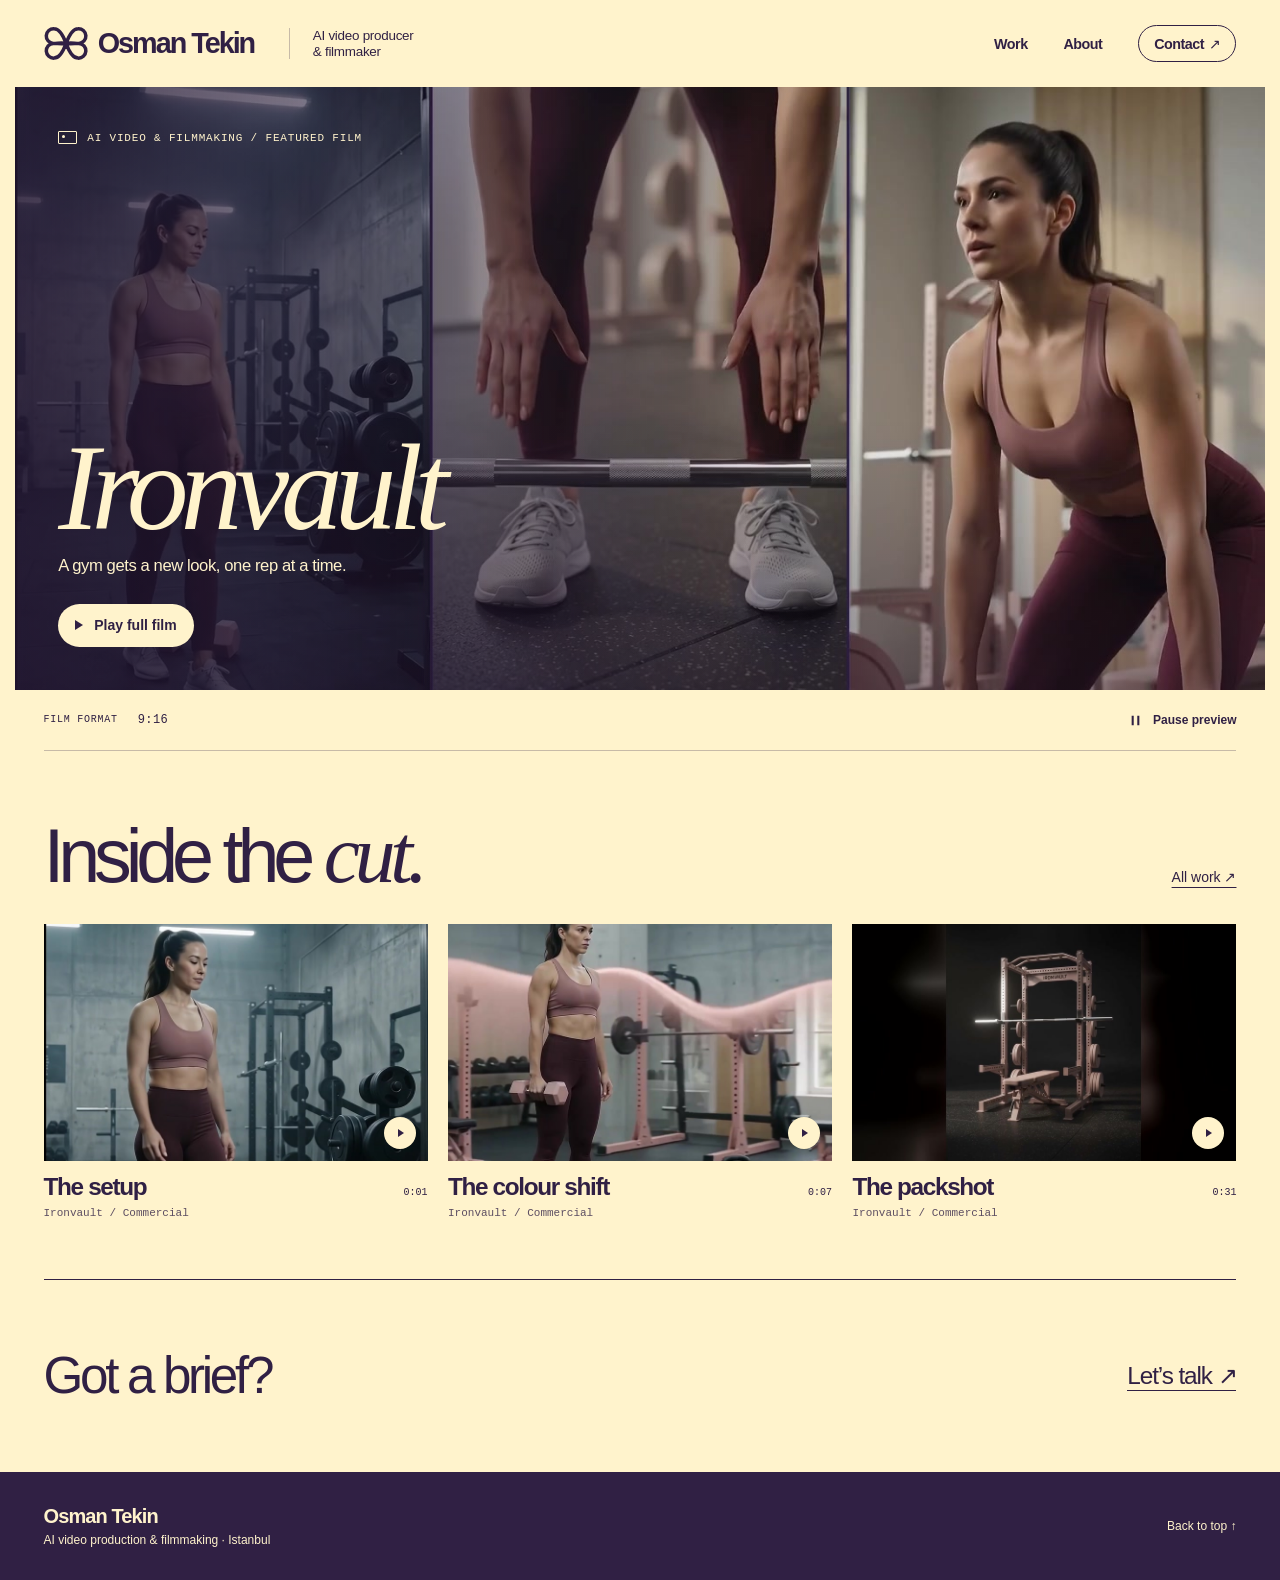
<file: index.html>
<!doctype html>
<html lang="en">
<head>
  <meta charset="utf-8">
  <meta name="viewport" content="width=device-width, initial-scale=1, viewport-fit=cover">
  <meta name="theme-color" content="#fff3cc">
  <meta name="description" content="Osman Onur Tekin is an AI video producer and filmmaker in Istanbul. Watch selected commercials, short films and vertical cuts.">
  <title>Osman Onur Tekin — Film &amp; AI production</title>
  <script>
    // Keep packaged assets relative, including on the legacy Vercel routes with a trailing slash.
    if (/\/(about|contact|imagery|commercial|short-movies|short-form-video|work|portfolio)\/$/.test(location.pathname)) {
      const base = document.createElement('base'); base.href = '../'; document.head.append(base);
    }
  </script>
  <link rel="icon" href="assets/mark.svg" type="image/svg+xml">
  <link rel="stylesheet" href="assets/site.css">
  <script defer src="data.js"></script>
  <script defer src="assets/core.js"></script>
  <script defer src="assets/site.js"></script>
</head>
<body>
  <a href="#main" class="skip" id="skip">Skip to content</a>
  <header class="mast wrap">
    <a href="#home" class="signature" aria-label="Portfolio home">
      <svg aria-hidden="true" class="mark" viewBox="0 0 48 40" fill="none"><path d="M24 20C20 9 16 4 11 4a8 8 0 0 0-1 16c5 0 9-1 14 0Zm0 0c4 11 8 16 13 16a8 8 0 0 0 1-16c-5 0-9 1-14 0Zm0 0C28 9 32 4 37 4a8 8 0 0 1 1 16c-5 0-9-1-14 0Zm0 0c-4 11-8 16-13 16a8 8 0 0 1-1-16c5 0 9 1 14 0Z" stroke="currentColor" stroke-width="3.8" stroke-linejoin="round"/></svg>
      <span class="brand-lock"><span data-brand>Osman Tekin</span><small>AI video &amp; filmmaking</small></span>
    </a>
    <span class="role">AI video producer<br>&amp; filmmaker</span>
    <nav aria-label="Main navigation" class="primary">
      <a href="#work" data-nav="work">Work</a><a href="#about" data-nav="about">About</a><a class="contact-link" href="#contact" data-nav="contact">Contact <span aria-hidden="true">↗</span></a>
    </nav>
  </header>
  <main id="main" tabindex="-1"></main>
  <noscript><p class="wrap">Please enable JavaScript to explore the films and open the player.</p></noscript>
  <footer class="footer">
    <div class="wrap footer-inner"><div class="foot-bio"><a href="#home" data-brand>Osman Tekin</a><span>AI video production &amp; filmmaking · Istanbul</span></div><nav id="social" aria-label="Contact and social profiles"></nav><a class="top-link" href="#top" id="back-top">Back to top ↑</a></div>
  </footer>
  <dialog id="player" aria-labelledby="film-title">
    <div class="player-inner">
      <div class="player-bar"><span class="micro" id="film-label">Screening room</span><button id="player-close" type="button">Close <span aria-hidden="true">×</span></button></div>
      <div id="film-screen" class="film-screen"></div>
      <div class="film-copy"><div><p class="micro" id="film-type"></p><h2 id="film-title"></h2></div><div><p id="film-desc"></p><p id="film-tools" class="film-tools"></p><a id="film-source" target="_blank" rel="noopener noreferrer" hidden>Open original video ↗</a></div></div>
    </div>
  </dialog>
</body>
</html>
</file>
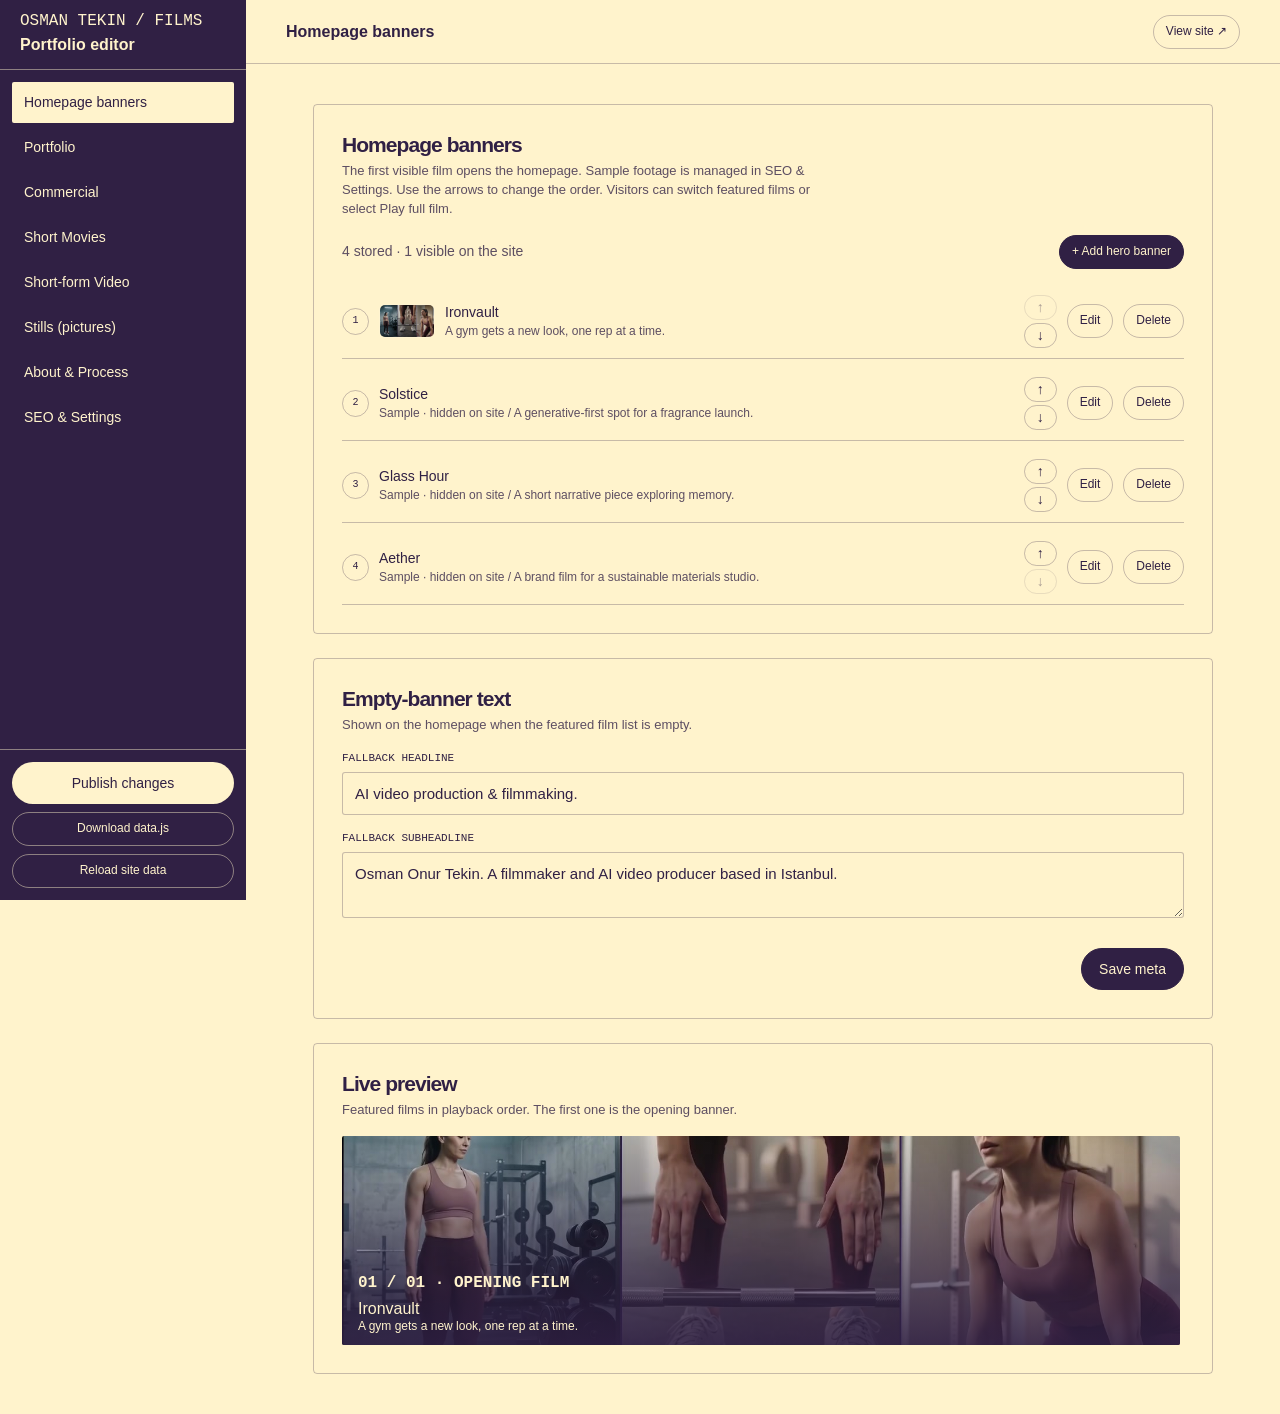
<file: admin.html>
<!DOCTYPE html>
<html lang="en">

<head>
  <meta charset="UTF-8" />
  <meta name="viewport" content="width=device-width, initial-scale=1" />
  <meta name="robots" content="noindex, nofollow" />
  <title>Admin — AI Video Producer Portfolio</title>

  <script>
    if (/\/admin\/$/.test(location.pathname)) { const base = document.createElement('base'); base.href = '../'; document.head.append(base); }
  </script>
  <link rel="icon" href="assets/mark.svg" type="image/svg+xml">
  <link rel="stylesheet" href="assets/admin.css">
  <script src="data.js"></script>
  <script src="assets/core.js"></script>
</head>

<body class="bg-ink text-[#eef0ec] antialiased">

  <aside id="sidebar">
    <div class="px-5 h-16 flex items-center border-b border-white/10 shrink-0">
      <div>
        <p class="font-mono text-[10px] text-muted leading-none">OSMAN TEKIN / FILMS</p>
        <p class="font-display font-semibold mt-1">Portfolio editor</p>
      </div>
    </div>
    <nav id="sideNav" class="flex-1 p-3 space-y-1"></nav>
    <div class="p-3 border-t border-white/10 space-y-2">
      <button id="exportBtn" class="btn btn-primary w-full" type="button">Publish changes</button>
      <button id="downloadData" class="btn btn-sm w-full" type="button">Download data.js</button>
      <button id="resetBtn" class="btn btn-sm w-full" type="button">Reload site data</button>
    </div>
  </aside>
  <div id="scrim"></div>

  <div class="lg:pl-[260px] min-h-screen">
    <header
      class="sticky top-0 z-40 h-14 flex items-center gap-3 px-4 sm:px-6 lg:px-10 bg-ink/90 backdrop-blur border-b border-white/10">
      <button id="menuBtn" class="lg:hidden btn btn-sm" style="min-height:38px;width:38px;padding:0" type="button"
        aria-label="Open menu">☰</button>
      <p id="pageTitle" class="font-display font-semibold flex-1"></p>
      <a class="btn btn-sm" href="index.html" target="_blank" rel="noopener">View site ↗</a>
    </header>
    <p id="publishStatus" role="status" class="publish-status" hidden></p>
    <main id="view" class="p-4 sm:p-6 lg:p-10 max-w-4xl mx-auto"></main>
  </div>

  <!-- Add / Edit PORTFOLIO video modal -->
  <div id="videoModal" class="modal-overlay" role="dialog" aria-modal="true" aria-labelledby="videoModalTitle" aria-hidden="true">
    <div class="modal-backdrop" data-close-video></div>
    <div class="modal-panel">
      <div class="flex items-center justify-between mb-5">
        <p id="videoModalTitle" class="card-title">Add video</p><button class="btn btn-sm btn-icon" type="button"
          aria-label="Close" data-close-video>✕</button>
      </div>
      <form id="videoForm" class="space-y-4">
        <input type="hidden" id="v-id" />
        <label class="block"><span class="label">PROJECT TITLE</span><input id="v-title" class="input" maxlength="120"
            required /></label>
        <label class="block"><span class="label">CATEGORY</span><select id="v-category" class="input"></select></label>
        <label class="block"><span class="label">FULL FILM · LINK OR FILE PATH</span><input id="v-video" class="input" type="text" spellcheck="false"
            placeholder="Vimeo, YouTube, MP4 URL or assets/film.mp4" required /></label>
        <label class="block"><span class="label">THUMBNAIL IMAGE URL (the cover shown in All Work — empty = automatic cover from the video)</span><input id="v-thumb" class="input" type="text" spellcheck="false"
            placeholder="https://…/thumbnail.jpg" /></label>
        <label class="flex items-start gap-3 cursor-pointer" style="display:flex;align-items:flex-start;gap:12px;cursor:pointer">
          <input type="checkbox" id="v-hide-all" style="width:18px;height:18px;margin-top:2px;accent-color:var(--ink);flex:none" />
          <span><span class="label" style="display:block">HIDE FROM "ALL" TAB</span><span class="hint">When ON, this video is NOT shown under the "All" tab on the website. It still appears under its own category tab (e.g. UGC, 9:16, 16:9).</span></span>
        </label>
        <label class="block"><span class="label">TOOLS USED</span><input id="v-tools" class="input"
            placeholder="Runway Gen-3, Midjourney, DaVinci Resolve" /><span class="hint">Comma-separated — shown as tags
            in the cinematic modal.</span></label>
        <label class="block"><span class="label">DETAILED DESCRIPTION</span><textarea id="v-desc" class="input" rows="4"
            placeholder="Shown inside the frontend case-study modal."></textarea></label>
        <p id="v-error" class="text-sm text-red-400 hidden"></p>
        <div class="savebar"><button type="button" class="btn" data-close-video>Cancel</button><button type="submit"
            class="btn btn-primary">Save video</button></div>
      </form>
    </div>
  </div>

  <!-- Add / Edit HERO BANNER modal -->
  <div id="bannerModal" class="modal-overlay" role="dialog" aria-modal="true" aria-labelledby="bannerModalTitle" aria-hidden="true">
    <div class="modal-backdrop" data-close-banner></div>
    <div class="modal-panel">
      <div class="flex items-center justify-between mb-5">
        <p id="bannerModalTitle" class="card-title">Add hero banner</p><button class="btn btn-sm btn-icon" type="button"
          aria-label="Close" data-close-banner>✕</button>
      </div>
      <form id="bannerForm" class="space-y-4">
        <input type="hidden" id="b-id" />
        <label class="block"><span class="label">TITLE</span><input id="b-title" class="input" maxlength="120" required
            placeholder="Solstice" /></label>
        <label class="block"><span class="label">SUBTITLE / TAGLINE</span><input id="b-subtitle" class="input"
            maxlength="160" placeholder="A generative-first spot for a fragrance launch." /></label>
        <label class="block"><span class="label">FULL FILM · LINK OR FILE PATH</span><input id="b-video" class="input" type="text" spellcheck="false"
            placeholder="Vimeo, YouTube, MP4 URL or assets/film.mp4" required /></label>
        <label class="block"><span class="label">WIDE PREVIEW CLIP · OPTIONAL</span><input id="b-preview" class="input" type="text" spellcheck="false" placeholder="assets/preview.mp4 or a video URL" /><span class="hint">A muted teaser for the banner. Leave blank to use the full film. For a portrait film, the phone preview uses the original vertical frame.</span></label>
        <label class="block"><span class="label">COVER IMAGE · OPTIONAL</span><input id="b-thumb" class="input" type="text" spellcheck="false"
            placeholder="https://…/thumbnail.jpg" /></label>
        <label class="block"><span class="label">VIDEO FORMAT (so vertical videos fit correctly)</span>
          <select id="b-aspect" class="input">
            <option value="">Auto-detect</option><option value="16:9">Horizontal — 16:9</option><option value="9:16">Vertical — 9:16</option>
            <option value="1:1">Square — 1:1</option><option value="4:5">Portrait — 4:5</option>
          </select></label>
        <label class="block"><span class="label">TOOLS USED</span><input id="b-tools" class="input"
            placeholder="Runway Gen-3, Midjourney, DaVinci Resolve" /><span class="hint">Comma-separated — shown as tags
            in the cinematic case-study pop-up.</span></label>
        <label class="block"><span class="label">DETAILED DESCRIPTION / CASE STUDY</span><textarea id="b-desc"
            class="input" rows="4"
            placeholder="Shown when a visitor clicks this banner — opens the same cinematic modal as portfolio items."></textarea></label>
        <p id="b-error" class="text-sm text-red-400 hidden"></p>
        <div class="savebar"><button type="button" class="btn" data-close-banner>Cancel</button><button type="submit"
            class="btn btn-primary">Save banner</button></div>
      </form>
    </div>
  </div>


  <!-- Add / Edit COMMERCIAL / SHORT MOVIES video modal -->
  <div id="archiveModal" class="modal-overlay" role="dialog" aria-modal="true" aria-labelledby="archiveModalTitle" aria-hidden="true">
    <div class="modal-backdrop" data-close-archive></div>
    <div class="modal-panel">
      <div class="flex items-center justify-between mb-5">
        <p id="archiveModalTitle" class="card-title">Add archive video</p><button class="btn btn-sm btn-icon" type="button"
          aria-label="Close" data-close-archive>✕</button>
      </div>
      <form id="archiveForm" class="space-y-4">
        <input type="hidden" id="a-id" />
        <label class="block"><span class="label">TITLE</span><input id="a-title" class="input" maxlength="120" required
            placeholder="Solstice" /></label>
        <label class="block"><span class="label">SUBTITLE / TAGLINE</span><input id="a-subtitle" class="input"
            maxlength="160" placeholder="A generative-first spot for a fragrance launch." /></label>
        <label class="block"><span class="label">FULL FILM · LINK OR FILE PATH</span><input id="a-video" class="input" type="text" spellcheck="false"
            placeholder="Vimeo, YouTube, MP4 URL or assets/film.mp4" required /></label>
        <label class="block"><span class="label">COVER IMAGE · OPTIONAL</span><input id="a-thumb" class="input" type="text" spellcheck="false"
            placeholder="https://…/thumbnail.jpg" /></label>
        <label class="block"><span class="label">VIDEO FORMAT (so vertical videos fit correctly)</span>
          <select id="a-aspect" class="input">
            <option value="">Auto-detect</option><option value="16:9">Horizontal — 16:9</option><option value="9:16">Vertical — 9:16</option>
            <option value="1:1">Square — 1:1</option><option value="4:5">Portrait — 4:5</option>
          </select></label>
        <label class="block"><span class="label">TOOLS USED</span><input id="a-tools" class="input"
            placeholder="Runway Gen-3, Midjourney, DaVinci Resolve" /><span class="hint">Comma-separated — shown as tags
            in the cinematic case-study pop-up.</span></label>
        <label class="block"><span class="label">DETAILED DESCRIPTION / CASE STUDY</span><textarea id="a-desc"
            class="input" rows="4"
            placeholder="Shown when a visitor clicks this video — opens the same cinematic modal as portfolio items."></textarea></label>
        <p id="a-error" class="text-sm text-red-400 hidden"></p>
        <div class="savebar"><button type="button" class="btn" data-close-archive>Cancel</button><button type="submit"
            class="btn btn-primary">Save video</button></div>
      </form>
    </div>
  </div>

  <script>
    const { copy: clone, DRAFT_KEY: STORAGE_KEY, PUBLISHED_KEY, normalize } = Portfolio;
    const BASE_KEY = STORAGE_KEY + ':server';
    const seed = window.SITE_DATA;
    const savedDraft = Portfolio.read(STORAGE_KEY);
    let baseVersion = Number(seed?.publishedAt) || 0;
    try {
      if (savedDraft) baseVersion = Number(localStorage.getItem(BASE_KEY) ?? savedDraft.publishedAt ?? 0);
    } catch { /* Storage may be unavailable in private browsing. */ }
    let STATE = normalize(savedDraft || Portfolio.published());

    function persist() {
      try {
        localStorage.setItem(STORAGE_KEY, JSON.stringify(STATE));
        localStorage.setItem(BASE_KEY, String(baseVersion));
      } catch { statusLine('Browser storage is unavailable. Download data.js to keep your edits.'); }
    }
    function statusLine(message) {
      const status = document.getElementById('publishStatus');
      status.hidden = !message; status.textContent = message || '';
    }

    /* ---------- ISOLATION GUARD ----------
       STATE.hero.banners (hero) and STATE.portfolio (All Work) are independent data models with their own id counters.
       Every create / edit / delete / reorder goes through commitBanners(), commitWork() or commitCollection(). Each one snapshots the OTHER list
       first and, if anything it did changed that other list, restores it and reports — so no code path (present or future)
       can make an All Work change touch a banner or the other way round. */
    const SLICES = {
      banners: { get: () => STATE.hero.banners, set: v => { STATE.hero.banners = v; } },
      work:    { get: () => STATE.portfolio,    set: v => { STATE.portfolio = v; } },
      commercial:  { get: () => STATE.commercial,  set: v => { STATE.commercial = v; } },     // Commercial page — its own list
      shortMovies: { get: () => STATE.shortMovies, set: v => { STATE.shortMovies = v; } },    // Short Movies page — its own list
      shortFormVideo: { get: () => STATE.shortFormVideo, set: v => { STATE.shortFormVideo = v; } }, // Short-form Video page — its own list
    };
    function commit(owner, mutate) {
      const others = Object.keys(SLICES).filter(k => k !== owner);
      const before = Object.fromEntries(others.map(k => [k, JSON.stringify(SLICES[k].get())]));
      mutate();
      others.forEach(k => {
        if (JSON.stringify(SLICES[k].get()) !== before[k]) {
          SLICES[k].set(JSON.parse(before[k]));
          console.error('[isolation] "' + owner + '" change tried to modify "' + k + '" — reverted.');
        }
      });
      persist();
    }
    const commitBanners = fn => commit('banners', fn);
    const commitWork = fn => commit('work', fn);
    const commitCollection = (key, fn) => commit(key, fn);          // key: 'commercial' | 'shortMovies'
    const esc = s => String(s ?? '').replace(/[&<>"']/g, c => ({ '&': '&amp;', '<': '&lt;', '>': '&gt;', '"': '&quot;', "'": '&#39;' }[c]));
    const cssAsset = raw => esc(Portfolio.assetURL(raw).replace(/["'()]/g, c => '%' + c.charCodeAt(0).toString(16)));
    const $ = (sel, root = document) => root.querySelector(sel);
    function moveInArray(arr, index, dir) { const j = index + dir; if (j < 0 || j >= arr.length) return false;[arr[index], arr[j]] = [arr[j], arr[index]]; return true; }

    function toast(msg) { const t = document.createElement('div'); t.setAttribute('role','status'); t.className = 'toast'; t.textContent = msg; document.body.appendChild(t); setTimeout(() => t.remove(), 3600); }

    /* ---------------- sidebar nav ---------------- */
    const NAV = [
      { id: 'hero', label: 'Homepage banners' },
      { id: 'portfolio', label: 'Portfolio' },
      { id: 'commercial', label: 'Commercial' },
      { id: 'shortMovies', label: 'Short Movies' },
      { id: 'shortFormVideo', label: 'Short-form Video' },
      { id: 'stills', label: 'Stills (pictures)' },
      { id: 'about', label: 'About & Process' },
      { id: 'seo', label: 'SEO & Settings' },
    ];
    const VIEWS = { hero: renderHeroView, portfolio: renderPortfolioView, commercial: () => renderCollectionView('commercial'), shortMovies: () => renderCollectionView('shortMovies'), shortFormVideo: () => renderCollectionView('shortFormVideo'), stills: renderStillsView, about: renderAboutView, seo: renderSeoView };
    let activeView = 'hero';
    function renderNav() {
      $('#sideNav').innerHTML = NAV.map(n => `<button type="button" class="nav-item ${n.soon ? 'disabled' : ''} ${activeView === n.id ? 'active' : ''}" data-view="${n.id}" ${n.soon ? 'disabled' : ''}>
    <span class="flex-1 text-left">${n.label}</span>${n.soon ? '<span class="pill">soon</span>' : ''}</button>`).join('');
    }
    $('#sideNav').addEventListener('click', e => { const b = e.target.closest('[data-view]'); if (b && !b.disabled) goTo(b.dataset.view); });
    function goTo(view) { activeView = view; renderNav(); closeDrawer(); $('#pageTitle').textContent = NAV.find(n => n.id === view).label; VIEWS[view](); }

    /* mobile drawer */
    const sidebar = $('#sidebar'), scrim = $('#scrim');
    function openDrawer() { sidebar.classList.add('open'); scrim.classList.add('open'); }
    function closeDrawer() { sidebar.classList.remove('open'); scrim.classList.remove('open'); }
    $('#menuBtn').addEventListener('click', openDrawer); scrim.addEventListener('click', closeDrawer);

    /* ================= MODULE 1 — Hero Banners (multi, reorderable) ================= */
    function renderHeroView() {
      const view = $('#view');
      view.innerHTML = `
    <div class="card space-y-4">
      <div><p class="card-title">Homepage banners</p><p class="card-sub">The first visible film opens the homepage. Sample footage is managed in SEO &amp; Settings. Use the arrows to change the order. Visitors can switch featured films or select Play full film.</p></div>
      <div class="flex items-center justify-between"><p class="text-sm text-muted" id="bannerCount"></p><button id="addBannerBtn" class="btn btn-primary btn-sm" type="button">+ Add hero banner</button></div>
      <div id="bannerList" class="space-y-2"></div>
    </div>

    <div class="card mt-6 space-y-4">
      <div><p class="card-title">Empty-banner text</p><p class="card-sub">Shown on the homepage when the featured film list is empty.</p></div>
      <label class="block"><span class="label">FALLBACK HEADLINE</span><input id="h-headline" class="input" maxlength="200" /></label>
      <label class="block"><span class="label">FALLBACK SUBHEADLINE</span><textarea id="h-sub" class="input" rows="2" maxlength="300"></textarea></label>
      <div class="savebar"><button id="h-save" class="btn btn-primary" type="button">Save meta</button></div>
    </div>

    <div class="card mt-6">
      <p class="card-title mb-1">Live preview</p><p class="card-sub">Featured films in playback order. The first one is the opening banner.</p>
      <div id="pv-stack" class="space-y-3 max-h-[520px] overflow-y-auto pr-1"></div>
    </div>`;

      $('#addBannerBtn').addEventListener('click', () => openBannerForm(null));
      $('#h-headline').value = STATE.hero.headline; $('#h-sub').value = STATE.hero.subheadline;
      $('#h-save').addEventListener('click', () => {
        STATE.hero.headline = $('#h-headline').value.trim(); STATE.hero.subheadline = $('#h-sub').value.trim();
        persist(); toast('Page meta saved.');
      });
      paintBanners();
    }
    function paintBanners() {
      const banners = STATE.hero.banners;
      const publicCount = banners.filter(b => STATE.seo.showSampleFootage !== false || !Portfolio.isDemo(b)).length;
      $('#bannerCount').textContent = banners.length + ' stored · ' + publicCount + ' visible on the site';
      $('#bannerList').innerHTML = banners.length ? banners.map((b, i) => `
    <div class="vrow" data-id="${b.id}">
      <span class="pill-order">${i + 1}</span>
      ${b.thumbnailUrl ? `<img src="${esc(b.thumbnailUrl)}" alt="" style="width:56px;height:34px;object-fit:cover;border-radius:6px;flex:none;border:1px solid rgba(255,255,255,.1)" />` : ''}
      <div class="min-w-0 flex-1">
        <p class="text-sm truncate">${esc(b.title) || '(untitled banner)'}</p>
        <p class="text-xs text-muted truncate mt-0.5">${Portfolio.isDemo(b) && STATE.seo.showSampleFootage === false ? 'Sample · hidden on site / ' : ''}${esc(b.subtitle) || '—'}</p>
      </div>
      <div class="reorder-grp">
        <button type="button" class="btn btn-icon" data-up ${i === 0 ? 'disabled' : ''} aria-label="Move up">↑</button>
        <button type="button" class="btn btn-icon" data-down ${i === banners.length - 1 ? 'disabled' : ''} aria-label="Move down">↓</button>
      </div>
      <button class="btn btn-sm" type="button" data-edit="${b.id}">Edit</button>
      <button class="btn btn-sm btn-danger" type="button" data-del="${b.id}">Delete</button>
    </div>`).join('') : '<p class="text-sm text-muted">No hero banners yet — click "Add hero banner" to create your first one.</p>';

      $('#bannerList').querySelectorAll('[data-edit]').forEach(btn => btn.addEventListener('click', () => openBannerForm(Number(btn.dataset.edit))));
      $('#bannerList').querySelectorAll('[data-del]').forEach(btn => btn.addEventListener('click', () => removeBanner(Number(btn.dataset.del))));
      $('#bannerList').querySelectorAll('[data-up]').forEach(btn => btn.addEventListener('click', e => reorderBanner(Number(e.target.closest('[data-id]').dataset.id), -1)));
      $('#bannerList').querySelectorAll('[data-down]').forEach(btn => btn.addEventListener('click', e => reorderBanner(Number(e.target.closest('[data-id]').dataset.id), 1)));
      paintHeroPreview();
    }
    function reorderBanner(id, dir) {
      const i = STATE.hero.banners.findIndex(b => b.id === id);
      if (i < 0) return;
      let moved = false; commitBanners(() => { moved = moveInArray(STATE.hero.banners, i, dir); });
      if (moved) paintBanners();
    }
    function paintHeroPreview() {
      const banners = STATE.hero.banners.filter(b => STATE.seo.showSampleFootage !== false || !Portfolio.isDemo(b));
      $('#pv-stack').innerHTML = banners.length ? banners.map((b, i) => `
    <div class="pv-hero"${b.thumbnailUrl ? ` style="background-image:url('${cssAsset(b.thumbnailUrl)}');background-size:cover;background-position:center"` : ''}>
      <div class="txt">
        <p class="font-mono text-[10px] text-accent mb-1">${String(i + 1).padStart(2, '0')} / ${String(banners.length).padStart(2, '0')}${i === 0 ? ' · OPENING FILM' : ''}</p>
        <p class="font-display text-base sm:text-lg leading-tight">${esc(b.title) || 'Untitled'}</p>
        <p class="text-xs text-muted mt-0.5">${esc(b.subtitle)}</p>
      </div>
    </div>`).join('') : '<p class="text-sm text-muted">No banners yet.</p>';
    }

    function openBannerForm(id) {
      const item = id ? STATE.hero.banners.find(b => b.id === id) : null;
      $('#bannerModalTitle').textContent = item ? 'Edit hero banner' : 'Add hero banner';
      $('#b-id').value = item ? item.id : '';
      $('#b-title').value = item?.title || ''; $('#b-subtitle').value = item?.subtitle || '';
      $('#b-preview').value = item?.previewUrl || '';
      $('#b-video').value = item?.videoUrl || ''; $('#b-thumb').value = item?.thumbnailUrl || ''; $('#b-aspect').value = item?.aspect || '';
      $('#b-tools').value = (item?.tools || []).join(', '); $('#b-desc').value = item?.description || '';
      $('#b-error').classList.add('hidden');
      $('#bannerModal').classList.add('open'); $('#bannerModal').setAttribute('aria-hidden', 'false');
    }
    function closeBannerForm() { $('#bannerModal').classList.remove('open'); $('#bannerModal').setAttribute('aria-hidden', 'true'); }
    document.querySelectorAll('[data-close-banner]').forEach(el => el.addEventListener('click', closeBannerForm));
    document.addEventListener('keydown', e => { if (e.key === 'Escape' && $('#bannerModal').classList.contains('open')) closeBannerForm(); });

    function mediaField(value, video) {
      if (!value) return true;
      const web = /^https?:\/\//i.test(value);
      const local = !/^[a-z][\w+.-]*:|^\/\//i.test(value) && /\.[a-z\d]{2,6}(?:[?#].*)?$/i.test(value);
      return (web || local) && !!(video ? Portfolio.media(value) : Portfolio.assetURL(value));
    }
    function validateMedia(prefix, videoUrl) {
      const thumb = $('#' + prefix + '-thumb').value.trim();
      const teaser = prefix === 'b' ? $('#b-preview').value.trim() : '';
      if (mediaField(videoUrl, true) && mediaField(teaser, true) && mediaField(thumb, false)) return true;
      const error = $('#' + prefix + '-error'); error.textContent = 'Use a Vimeo, YouTube or direct video URL, or a packaged file path such as assets/film.mp4. Check the optional cover and preview links too.';
      error.classList.remove('hidden'); return false;
    }
    // Replacing a film must never keep showing its previous teaser or poster.
    $('#b-video').addEventListener('change', () => {
      const old = STATE.hero.banners.find(b => b.id === Number($('#b-id').value));
      if (!old || old.videoUrl === $('#b-video').value.trim()) return;
      if ($('#b-preview').value === (old.previewUrl || '')) $('#b-preview').value = '';
      if ($('#b-thumb').value === (old.thumbnailUrl || '')) $('#b-thumb').value = '';
    });
    $('#bannerForm').addEventListener('submit', e => {
      e.preventDefault();
      const title = $('#b-title').value.trim(), videoUrl = $('#b-video').value.trim();
      if (!title || !videoUrl) { $('#b-error').textContent = 'Title and Video URL are required.'; $('#b-error').classList.remove('hidden'); return; }

      if (!validateMedia('b', videoUrl)) return;
      const payload = { title, subtitle: $('#b-subtitle').value.trim(), videoUrl, previewUrl: $('#b-preview').value.trim(), thumbnailUrl: $('#b-thumb').value.trim(), aspect: $('#b-aspect').value, description: $('#b-desc').value.trim(), tools: $('#b-tools').value.split(',').map(t => t.trim()).filter(Boolean) };
      const idRaw = $('#b-id').value;
      commitBanners(() => {
        if (idRaw) { const i = STATE.hero.banners.findIndex(b => b.id === Number(idRaw)); STATE.hero.banners[i] = { ...STATE.hero.banners[i], ...payload }; }
        else { const nextId = STATE.hero.banners.reduce((m, b) => Math.max(m, b.id), 0) + 1; STATE.hero.banners.push({ id: nextId, ...payload }); }
      });
      closeBannerForm(); paintBanners();
      toast(idRaw ? 'Banner updated.' : 'Banner added.');
    });
    function removeBanner(id) {
      if (!confirm('Delete this hero banner? This cannot be undone.')) return;
      commitBanners(() => { STATE.hero.banners = STATE.hero.banners.filter(b => b.id !== id); });
      paintBanners(); toast('Banner deleted.');
    }

    /* ================= MODULES — Commercial, Short Movies & Short-form Video (each its own list; banner-style videos on /commercial, /short-movies and /short-form-video) ================= */
    const COLLECTIONS = {
      commercial:  { label: 'Commercial',   path: '/commercial',   menu: 'Commercial' },
      shortMovies: { label: 'Short Movies', path: '/short-movies', menu: 'Short Movies' },
      shortFormVideo: { label: 'Short-form Video', path: '/short-form-video', menu: 'Short-form Video' },
    };
    let activeCollection = 'commercial';
    function renderCollectionView(key) {
      activeCollection = key;
      const c = COLLECTIONS[key];
      $('#view').innerHTML = `
    <div class="card space-y-4">
      <div><p class="card-title">${c.label}</p><p class="card-sub">These films appear under Work → ${c.label}. Its first visible entry can appear on the homepage. Use ↑ / ↓ to set their order.</p></div>
      <div class="flex items-center justify-between"><p class="text-sm text-muted" id="archiveCount"></p><button id="addArchiveBtn" class="btn btn-primary btn-sm" type="button">+ Add ${c.label} video</button></div>
      <div id="archiveList" class="space-y-2"></div>
    </div>`;
      $('#addArchiveBtn').addEventListener('click', () => openCollectionForm(null));
      paintCollection();
    }
    function paintCollection() {
      const list = STATE[activeCollection], c = COLLECTIONS[activeCollection];
      $('#archiveCount').textContent = `${list.length} video${list.length === 1 ? '' : 's'}`;
      $('#archiveList').innerHTML = list.length ? list.map((b, i) => `
    <div class="vrow" data-id="${b.id}">
      <span class="pill-order">${i + 1}</span>
      ${b.thumbnailUrl ? `<img src="${esc(b.thumbnailUrl)}" alt="" style="width:56px;height:34px;object-fit:cover;border-radius:6px;flex:none;border:1px solid rgba(255,255,255,.1)" />` : ''}
      <div class="min-w-0 flex-1">
        <p class="text-sm truncate">${esc(b.title) || '(untitled)'}</p>
        <p class="text-xs text-muted truncate mt-0.5">${Portfolio.isDemo(b) && STATE.seo.showSampleFootage === false ? 'Sample · hidden on site / ' : ''}${esc(b.subtitle) || '—'}</p>
      </div>
      <div class="reorder-grp">
        <button type="button" class="btn btn-icon" data-up ${i === 0 ? 'disabled' : ''} aria-label="Move up">↑</button>
        <button type="button" class="btn btn-icon" data-down ${i === list.length - 1 ? 'disabled' : ''} aria-label="Move down">↓</button>
      </div>
      <button class="btn btn-sm" type="button" data-edit="${b.id}">Edit</button>
      <button class="btn btn-sm btn-danger" type="button" data-del="${b.id}">Delete</button>
    </div>`).join('') : `<p class="text-sm text-muted">No ${esc(c.label)} videos yet — click "Add ${esc(c.label)} video" to add your first one. Until then the ${esc(c.label)} page shows a “check back soon” message.</p>`;
      const L = $('#archiveList');
      L.querySelectorAll('[data-edit]').forEach(btn => btn.addEventListener('click', () => openCollectionForm(Number(btn.dataset.edit))));
      L.querySelectorAll('[data-del]').forEach(btn => btn.addEventListener('click', () => removeCollectionItem(Number(btn.dataset.del))));
      L.querySelectorAll('[data-up]').forEach(btn => btn.addEventListener('click', e => reorderCollection(Number(e.target.closest('[data-id]').dataset.id), -1)));
      L.querySelectorAll('[data-down]').forEach(btn => btn.addEventListener('click', e => reorderCollection(Number(e.target.closest('[data-id]').dataset.id), 1)));
    }
    function reorderCollection(id, dir) {
      const key = activeCollection, i = STATE[key].findIndex(b => b.id === id);
      if (i < 0) return;
      let moved = false; commitCollection(key, () => { moved = moveInArray(STATE[key], i, dir); });
      if (moved) paintCollection();
    }
    function openCollectionForm(id) {
      const item = id ? STATE[activeCollection].find(b => b.id === id) : null, label = COLLECTIONS[activeCollection].label;
      $('#archiveModalTitle').textContent = (item ? 'Edit ' : 'Add ') + label + ' video';
      $('#a-id').value = item ? item.id : '';
      $('#a-title').value = item?.title || ''; $('#a-subtitle').value = item?.subtitle || '';
      $('#a-video').value = item?.videoUrl || ''; $('#a-thumb').value = item?.thumbnailUrl || ''; $('#a-aspect').value = item?.aspect || '';
      $('#a-tools').value = (item?.tools || []).join(', '); $('#a-desc').value = item?.description || '';
      $('#a-error').classList.add('hidden');
      $('#archiveModal').classList.add('open'); $('#archiveModal').setAttribute('aria-hidden', 'false');
    }
    function closeCollectionForm() { $('#archiveModal').classList.remove('open'); $('#archiveModal').setAttribute('aria-hidden', 'true'); }
    document.querySelectorAll('[data-close-archive]').forEach(el => el.addEventListener('click', closeCollectionForm));
    document.addEventListener('keydown', e => { if (e.key === 'Escape' && $('#archiveModal').classList.contains('open')) closeCollectionForm(); });
    $('#archiveForm').addEventListener('submit', e => {
      e.preventDefault();
      const key = activeCollection, label = COLLECTIONS[key].label;
      const err = m => { $('#a-error').textContent = m; $('#a-error').classList.remove('hidden'); };
      const title = $('#a-title').value.trim(), videoUrl = $('#a-video').value.trim();
      if (!title || !videoUrl) return err('Title and Video URL are required.');

      if (!validateMedia('a', videoUrl)) return;
      const payload = { title, subtitle: $('#a-subtitle').value.trim(), videoUrl, thumbnailUrl: $('#a-thumb').value.trim(), aspect: $('#a-aspect').value, description: $('#a-desc').value.trim(), tools: $('#a-tools').value.split(',').map(t => t.trim()).filter(Boolean) };
      const idRaw = $('#a-id').value;
      commitCollection(key, () => {
        if (idRaw) { const i = STATE[key].findIndex(b => b.id === Number(idRaw)); const old = STATE[key][i]; STATE[key][i] = { ...old, ...payload };
          if (old.videoUrl !== payload.videoUrl) delete STATE[key][i].chapters; }
        else { const nextId = STATE[key].reduce((m, b) => Math.max(m, b.id), 0) + 1; STATE[key].push({ id: nextId, ...payload }); }
      });
      closeCollectionForm(); paintCollection();
      toast(label + (idRaw ? ' video updated.' : ' video added.'));
    });
    function removeCollectionItem(id) {
      if (!confirm('Delete this video? This cannot be undone.')) return;
      const key = activeCollection;
      commitCollection(key, () => { STATE[key] = STATE[key].filter(b => b.id !== id); });
      paintCollection(); toast('Video deleted.');
    }

    /* ================= MODULE 2 — Portfolio CRUD (reorderable) ================= */
    function renderPortfolioView() {
      const view = $('#view');
      view.innerHTML = `
    <div class="flex items-center justify-between mb-5"><p class="text-sm text-muted" id="vCount"></p><button id="addBtn" class="btn btn-primary btn-sm" type="button">+ Add new video</button></div>
    <div class="card mb-4"><p class="text-sm">These projects appear in Work → Portfolio. The first visible entry can also appear in Selected work.</p></div>
    <p class="text-xs text-muted -mt-3 mb-4">Reorder with ↑ / ↓ — array order is render order on the live grid, top to bottom, left to right.</p>
    <div id="vlist" class="space-y-2"></div>
    <div class="card mt-8">
      <p class="card-title mb-1">Project order</p><p class="card-sub">Cover thumbnails in your chosen order.</p>
      <div class="pv-grid" id="pv-grid"></div>
    </div>`;
      $('#addBtn').addEventListener('click', () => openForm(null));
      paintList();
    }
    function paintList() {
      const items = STATE.portfolio;
      $('#vCount').textContent = `${items.length} video(s)`;
      const list = $('#vlist');
      list.innerHTML = items.length ? items.map((v, i) => `
    <div class="vrow" data-id="${v.id}">
      <span class="pill-order">${i + 1}</span>
      ${v.thumbnailUrl ? `<img src="${esc(v.thumbnailUrl)}" alt="" style="width:56px;height:34px;object-fit:cover;border-radius:6px;flex:none;border:1px solid rgba(255,255,255,.1)" />` : ''}
      <div class="min-w-0 flex-1"><p class="text-sm truncate">${esc(v.title)}</p>
        <div class="flex gap-2 mt-1 flex-wrap"><span class="pill pill-accent">${esc(v.category)}</span></div></div>
      <div class="reorder-grp">
        <button type="button" class="btn btn-icon" data-up ${i === 0 ? 'disabled' : ''} aria-label="Move up">↑</button>
        <button type="button" class="btn btn-icon" data-down ${i === items.length - 1 ? 'disabled' : ''} aria-label="Move down">↓</button>
      </div>
      <button class="btn btn-sm" type="button" data-edit="${v.id}">Edit</button>
      <button class="btn btn-sm btn-danger" type="button" data-del="${v.id}">Delete</button>
    </div>`).join('') : '<p class="text-sm text-muted">No videos yet — click "Add new video" to create your first one.</p>';
      list.querySelectorAll('[data-edit]').forEach(b => b.addEventListener('click', () => openForm(Number(b.dataset.edit))));
      list.querySelectorAll('[data-del]').forEach(b => b.addEventListener('click', () => removeVideo(Number(b.dataset.del))));
      list.querySelectorAll('[data-up]').forEach(b => b.addEventListener('click', e => reorderVideo(Number(e.target.closest('[data-id]').dataset.id), -1)));
      list.querySelectorAll('[data-down]').forEach(b => b.addEventListener('click', e => reorderVideo(Number(e.target.closest('[data-id]').dataset.id), 1)));
      paintGridPreview();
    }
    function reorderVideo(id, dir) {
      const i = STATE.portfolio.findIndex(v => v.id === id);
      if (i < 0) return;
      let moved = false; commitWork(() => { moved = moveInArray(STATE.portfolio, i, dir); });
      if (moved) paintList();
    }
    function paintGridPreview() {
      $('#pv-grid').innerHTML = STATE.portfolio.map(v => `<div class="pv-item"${v.thumbnailUrl ? ` style="background-image:url('${cssAsset(v.thumbnailUrl)}');background-size:cover;background-position:center"` : ''} title="${esc(v.title)}"><span>${esc(v.title)}</span></div>`).join('');
    }

    function fillCategorySelect() { $('#v-category').innerHTML = STATE.filters.map(f => `<option value="${f.value}">${esc(f.label)}</option>`).join(''); }
    function openForm(id) {
      fillCategorySelect();
      const item = id ? STATE.portfolio.find(v => v.id === id) : null;
      $('#videoModalTitle').textContent = item ? 'Edit video' : 'Add video';
      $('#v-id').value = item ? item.id : '';
      $('#v-title').value = item?.title || ''; $('#v-category').value = item?.category || STATE.filters[0]?.value || '';
      $('#v-video').value = item?.videoUrl || ''; $('#v-thumb').value = item?.thumbnailUrl || '';
      $('#v-tools').value = (item?.tools || []).join(', '); $('#v-desc').value = item?.description || ''; $('#v-hide-all').checked = !!item?.hideFromAll;
      $('#v-error').classList.add('hidden');
      $('#videoModal').classList.add('open'); $('#videoModal').setAttribute('aria-hidden', 'false');
    }
    function closeForm() { $('#videoModal').classList.remove('open'); $('#videoModal').setAttribute('aria-hidden', 'true'); }
    document.querySelectorAll('[data-close-video]').forEach(el => el.addEventListener('click', closeForm));
    document.addEventListener('keydown', e => { if (e.key === 'Escape' && $('#videoModal').classList.contains('open')) closeForm(); });

    $('#videoForm').addEventListener('submit', e => {
      e.preventDefault();
      const title = $('#v-title').value.trim(), videoUrl = $('#v-video').value.trim();
      if (!title || !videoUrl) { $('#v-error').textContent = 'Title and Video URL are required.'; $('#v-error').classList.remove('hidden'); return; }

      if (!validateMedia('v', videoUrl)) return;
      const payload = { title, category: $('#v-category').value, videoUrl, thumbnailUrl: $('#v-thumb').value.trim(), hideFromAll: $('#v-hide-all').checked, description: $('#v-desc').value.trim(), tools: $('#v-tools').value.split(',').map(t => t.trim()).filter(Boolean) };
      const idRaw = $('#v-id').value;
      commitWork(() => {
        if (idRaw) { const i = STATE.portfolio.findIndex(v => v.id === Number(idRaw)); STATE.portfolio[i] = { ...STATE.portfolio[i], ...payload }; }
        else { const nextId = STATE.portfolio.reduce((m, v) => Math.max(m, v.id), 0) + 1; STATE.portfolio.push({ id: nextId, createdAt: new Date().toISOString().slice(0, 10), ...payload }); }
      });
      closeForm(); paintList();
      toast(idRaw ? 'Video updated.' : 'Video added.');
    });
    async function removeVideo(id) {
      if (!confirm('Delete this video? This cannot be undone.')) return;
      commitWork(() => { STATE.portfolio = STATE.portfolio.filter(v => v.id !== id); });
      paintList(); toast('Video deleted.');
    }

    /* ================= MODULE 3 — About & Process steps ================= */
    /* ================= Stills — picture gallery (links only; saved with the same Publish button) ================= */
    function renderStillsView() {
      const view = $('#view');
      if (!STATE.stills || !Array.isArray(STATE.stills.sections)) STATE.stills = { title: '', sections: [] };
      const S = STATE.stills;
      const urls = v => String(v || '').split(/\r?\n/).map(x => x.trim()).filter(Boolean);
      const okCount = v => urls(v).filter(u => Portfolio.assetURL(u.replace(/^(big|huge)\s+/i, ''))).length;
      const collect = () => {
        S.title = $('#st-title').value.trim();
        view.querySelectorAll('[data-sec]').forEach(box => { const i = Number(box.dataset.sec); S.sections[i] = { title: box.querySelector('.st-t').value.trim(), images: urls(box.querySelector('.st-u').value) }; });
      };
      const paint = () => {
        view.innerHTML = `
    <div class="card space-y-4">
      <div><p class="card-title">Stills — picture gallery</p><p class="card-sub">A gallery of pictures (not clickable). Paste image links, one per line. Visitors can find it in Work once images have been added. Click Save, then Publish.</p></div>
      <label class="block"><span class="label">GALLERY NAME (menu link + big heading)</span><input id="st-title" class="input" maxlength="60" placeholder="e.g. Frames" value="${esc(S.title)}" /></label>
    </div>
    ${S.sections.map((sec, i) => `
    <div class="card mt-6 space-y-4" data-sec="${i}">
      <label class="block"><span class="label">GROUP TITLE (optional)</span><input class="input st-t" maxlength="80" placeholder="e.g. Cinematic Realism" value="${esc(sec.title)}" /></label>
      <label class="block"><span class="label">IMAGE LINKS — ONE PER LINE</span><textarea class="input st-u" rows="6" spellcheck="false" placeholder="https://…/picture1.jpg&#10;https://…/picture2.jpg">${esc((sec.images || []).join('\n'))}</textarea><span class="hint st-c">${okCount((sec.images || []).join('\n'))} valid link(s)</span></label>
      <div class="savebar"><button class="btn btn-sm st-up" type="button">↑ Up</button><button class="btn btn-sm st-dn" type="button">↓ Down</button><button class="btn btn-sm st-rm" type="button">Delete group</button></div>
    </div>`).join('')}
    <div class="savebar mt-6"><button id="st-add" class="btn" type="button">+ Add group</button><button id="st-save" class="btn btn-primary" type="button">Save stills</button></div>`;
        view.querySelectorAll('[data-sec]').forEach(box => {
          const i = Number(box.dataset.sec), u = box.querySelector('.st-u'), c = box.querySelector('.st-c');
          u.addEventListener('input', () => { c.textContent = okCount(u.value) + ' valid link(s)'; });
          box.querySelector('.st-up').onclick = () => { collect(); if (i > 0) { S.sections.splice(i - 1, 0, S.sections.splice(i, 1)[0]); } paint(); };
          box.querySelector('.st-dn').onclick = () => { collect(); if (i < S.sections.length - 1) { S.sections.splice(i + 1, 0, S.sections.splice(i, 1)[0]); } paint(); };
          box.querySelector('.st-rm').onclick = () => { if (!confirm('Delete this group and its links?')) return; collect(); S.sections.splice(i, 1); paint(); };
        });
        $('#st-add').onclick = () => { collect(); S.sections.push({ title: '', images: [] }); paint(); };
        $('#st-save').onclick = () => { collect(); persist(); toast('Stills saved — now press Publish.'); };
      };
      if (!S.sections.length) S.sections.push({ title: '', images: [] });
      paint();
    }
    function renderAboutView() {
      const view = $('#view');
      view.innerHTML = `
    <div class="card space-y-4">
      <div><p class="card-title">About — bio</p><p class="card-sub">Main paragraph(s) in the About section. Leave a blank line between paragraphs.</p></div>
      <label class="block"><span class="label">BIO TEXT</span><textarea id="a-content" class="input" rows="8" maxlength="2000"></textarea></label>
      <div class="savebar"><button id="a-save" class="btn btn-primary" type="button">Save bio</button></div>
    </div>

    <div class="card mt-6 space-y-4">
      <div><p class="card-title">Process steps</p><p class="card-sub">The numbered workflow list shown next to your bio. Reorder, rename, or rewrite each step.</p></div>
      <div id="steps-list" class="space-y-3"></div>
      <button id="add-step" class="btn btn-sm" type="button">+ Add step</button>
      <div class="savebar"><button id="steps-save" class="btn btn-primary" type="button">Save steps</button></div>
    </div>

    <div class="card mt-6">
      <p class="card-title mb-1">Live preview</p><p class="card-sub">Updates as you type — nothing is saved until you click Save.</p>
      <div class="grid sm:grid-cols-2 gap-8">
        <div id="pv-bio" class="text-sm text-muted leading-relaxed space-y-3"></div>
        <ol id="pv-steps" class="space-y-4"></ol>
      </div>
    </div>`;

      const q = sel => view.querySelector(sel);
      q('#a-content').value = STATE.about.content;
      let steps = STATE.about.workflow.map(s => ({ ...s }));   // local draft — committed to STATE on "Save steps"

      // ---- bio: live preview + save ----
      function paintBio() { q('#pv-bio').innerHTML = (q('#a-content').value || '').split(/\n{2,}/).filter(Boolean).map(p => `<p>${esc(p)}</p>`).join('') || '<p class="text-[#565a52]">Bio preview…</p>'; }
      paintBio();
      q('#a-content').addEventListener('input', paintBio);
      q('#a-save').addEventListener('click', () => { STATE.about.content = q('#a-content').value.trim(); persist(); toast('Bio saved.'); });

      // ---- process steps: edit, reorder, preview, save ----
      function paintSteps() {
        q('#steps-list').innerHTML = steps.map((s, i) => `
      <div class="p-3 rounded-lg border border-white/10 space-y-2" data-row="${i}">
        <div class="flex items-center gap-2">
          <span class="pill pill-accent shrink-0">${String(i + 1).padStart(2, '0')}</span>
          <input class="input flex-1" data-f="title" maxlength="60" placeholder="Step title" value="${esc(s.title)}" />
          <div class="flex gap-1 shrink-0">
            <button type="button" class="btn btn-sm" style="width:36px;padding:0" data-up aria-label="Move up">↑</button>
            <button type="button" class="btn btn-sm" style="width:36px;padding:0" data-down aria-label="Move down">↓</button>
            <button type="button" class="btn btn-sm btn-danger" style="width:36px;padding:0" data-remove aria-label="Remove">✕</button>
          </div>
        </div>
        <textarea class="input" rows="2" maxlength="300" data-f="text" placeholder="Short description">${esc(s.text)}</textarea>
      </div>`).join('') || '<p class="text-sm text-muted">No steps yet — click "+ Add step".</p>';
        paintStepsPreview();
      }
      function paintStepsPreview() {
        q('#pv-steps').innerHTML = steps.map((s, i) => `<li class="flex gap-4"><span class="font-mono text-accent text-sm pt-0.5">${String(i + 1).padStart(2, '0')}</span>
      <div><p class="font-display text-sm">${esc(s.title) || 'Step title…'}</p><p class="text-muted text-xs mt-0.5">${esc(s.text)}</p></div></li>`).join('');
      }
      paintSteps();
      q('#steps-list').addEventListener('input', e => {
        const row = e.target.closest('[data-row]'); if (!row) return;
        steps[Number(row.dataset.row)][e.target.dataset.f] = e.target.value;
        paintStepsPreview();                                   // live preview only — full repaint (with renumbering) waits for structural changes
      });
      q('#steps-list').addEventListener('click', e => {
        const row = e.target.closest('[data-row]'); if (!row) return;
        const i = Number(row.dataset.row);
        if (e.target.closest('[data-remove]')) { steps.splice(i, 1); return paintSteps(); }
        if (e.target.closest('[data-up]') && i > 0) { [steps[i - 1], steps[i]] = [steps[i], steps[i - 1]]; return paintSteps(); }
        if (e.target.closest('[data-down]') && i < steps.length - 1) { [steps[i + 1], steps[i]] = [steps[i], steps[i + 1]]; return paintSteps(); }
      });
      q('#add-step').addEventListener('click', () => { steps.push({ title: 'New step', text: '' }); paintSteps(); });
      q('#steps-save').addEventListener('click', () => {
        STATE.about.workflow = steps.map(s => ({ title: s.title.trim(), text: s.text.trim() })).filter(s => s.title);
        persist(); steps = STATE.about.workflow.map(s => ({ ...s })); paintSteps();
        toast('Process steps saved.');
      });
    }


    /* ================= MODULE 4 — SEO & Settings (+ contact-form delivery) ================= */
    const EMAIL_RE = /^[^@\s]+@[^@\s]+\.[^@\s]+$/;
    function normalizeEndpoint(v) { v = (v || '').trim(); return /^[A-Za-z0-9]{6,}$/.test(v) ? 'https://formspree.io/f/' + v : v; }
    const isFormspreeUrl = v => /^https:\/\/formspree\.io\/f\/[A-Za-z0-9]+$/.test(v);
    function describeRoute(seo) {
      const ep = normalizeEndpoint(seo.formspreeEndpoint), to = (seo.email || '').trim();
      if (isFormspreeUrl(ep)) return { provider: 'formspree', url: ep, text: 'Formspree → delivers to the Gmail verified on that Formspree form' + (to ? ' (should be ' + to + ')' : '') };
      if (EMAIL_RE.test(to)) return { provider: 'formsubmit', url: 'https://formsubmit.co/ajax/' + encodeURIComponent(to), text: 'FormSubmit → delivers directly to ' + to + ' (one-time activation email on first message)' };
      return { provider: null, text: 'The enquiry form will open when you add an email or a Formspree endpoint' };
    }

    function renderSeoView() {
      const view = $('#view');
      view.innerHTML = `
    <div class="card space-y-4">
      <div><p class="card-title">SEO &amp; branding</p><p class="card-sub">Browser tab title, search-result description and the logo text in the nav.</p></div>
      <label class="block"><span class="label">BROWSER / SITE TITLE</span><input id="s-title" class="input" maxlength="120" /></label>
      <label class="block"><span class="label">META DESCRIPTION</span><textarea id="s-desc" class="input" rows="3" maxlength="300"></textarea></label>
      <label class="flex items-start gap-3"><input type="checkbox" id="show-samples"><span>Show the original sample films on the public site<span class="hint">Demo entries stay in this editor. Replacing a sample URL with your own film makes that film public.</span></span></label>
      <label class="block"><span class="label">LOGO TEXT</span><input id="s-logo" class="input" maxlength="40" /></label>
    </div>

    <div class="card mt-6 space-y-4">
      <div><p class="card-title">Social links (footer)</p><p class="card-sub">Add your profile URLs to show them in the footer. The email link uses the contact address below.</p></div>
      <label class="block"><span class="label">YOUTUBE URL</span><input id="soc-youtube" class="input" placeholder="https://youtube.com/@yourchannel" maxlength="200" /></label>
      <label class="block"><span class="label">INSTAGRAM URL</span><input id="soc-instagram" class="input" placeholder="https://instagram.com/yourname" maxlength="200" /></label>
      <label class="block"><span class="label">LINKEDIN URL</span><input id="soc-linkedin" class="input" placeholder="https://linkedin.com/in/yourname" maxlength="200" /></label>
      <div class="savebar"><button id="soc-save" class="btn btn-primary" type="button">Save social links</button></div>
    </div>

    <div class="card mt-6 space-y-4">
      <div><p class="card-title">Contact form delivery</p><p class="card-sub">Messages from the contact form go straight to your inbox — no mail client, no backend. No messages are stored on the site.</p></div>
      <label class="block"><span class="label">CONTACT EMAIL</span><input id="s-email" class="input" type="email" placeholder="you@gmail.com" maxlength="120" />
        <span class="hint">Shown on the site. Also the recipient when no Formspree endpoint is set (FormSubmit mode).</span></label>
      <label class="block"><span class="label">FORMSPREE ENDPOINT (recommended, optional)</span><input id="s-endpoint" class="input" placeholder="https://formspree.io/f/abcdwxyz" maxlength="120" />
        <span class="hint">Create a free form at formspree.io, set its email to your Gmail, and paste the form URL (or just the ID). Formspree routes by the form, so the recipient is whatever Gmail is registered there — this field can't change it.</span></label>
      <div class="rounded-md border border-white/10 px-4 py-3"><p class="label mb-1">ACTIVE ROUTE</p><p id="s-route" class="text-sm"></p></div>
      <div class="savebar flex flex-wrap gap-3">
        <button id="s-save" class="btn btn-primary" type="button">Save settings</button>
        <button id="s-test" class="btn" type="button">Send test message</button>
      </div>
      <p class="hint">After saving, click “Publish changes” — the server confirms when the site is live for everyone.</p>
    </div>`;

      const q = sel => view.querySelector(sel);
      const S = STATE.seo; q('#show-samples').checked = S.showSampleFootage !== false;
      ['instagram', 'youtube', 'linkedin'].forEach(k => { q('#soc-' + k).value = (STATE.social || {})[k] || ''; });
      q('#soc-save').addEventListener('click', () => {
        const fix = v => { v = v.trim(); return v && !/^https?:\/\//i.test(v) ? 'https://' + v.replace(/^\/+/, '') : v; };
        const next = {};
        for (const k of ['instagram', 'youtube', 'linkedin']) {
          const v = fix(q('#soc-' + k).value);
          if (v && /^(javascript|data|vbscript):/i.test(v)) return toast('That ' + k + ' link isn\'t valid.');
          try { if (v) new URL(v); } catch (_) { return toast('That ' + k + ' link doesn\'t look like a web address.'); }
          next[k] = v; q('#soc-' + k).value = v;
        }
        STATE.social = next; persist(); toast('Social links saved. Publish changes to update the site.');
      });
      q('#s-title').value = S.siteTitle; q('#s-desc').value = S.metaDescription; q('#s-logo').value = S.logoText;
      q('#s-email').value = S.email; q('#s-endpoint').value = S.formspreeEndpoint;
      const draft = () => ({ email: q('#s-email').value.trim(), formspreeEndpoint: normalizeEndpoint(q('#s-endpoint').value) });
      const paintRoute = () => { q('#s-route').textContent = describeRoute(draft()).text; };
      q('#s-email').addEventListener('input', paintRoute); q('#s-endpoint').addEventListener('input', paintRoute); paintRoute();

      q('#s-save').addEventListener('click', () => {
        const d = draft();
        if (d.email && !EMAIL_RE.test(d.email)) return toast('That contact email doesn\'t look valid.');
        if (d.formspreeEndpoint && !isFormspreeUrl(d.formspreeEndpoint)) return toast('Endpoint must look like https://formspree.io/f/abcdwxyz');
        STATE.seo = { ...STATE.seo, showSampleFootage: q('#show-samples').checked, siteTitle: q('#s-title').value.trim(), metaDescription: q('#s-desc').value.trim(), logoText: q('#s-logo').value.trim(), email: d.email, formspreeEndpoint: d.formspreeEndpoint };
        persist(); q('#s-endpoint').value = d.formspreeEndpoint; paintRoute(); toast('Settings saved.');
      });

      q('#s-test').addEventListener('click', async () => {
        const d = draft(), route = describeRoute(d);
        if (!route.provider) return toast('Set an email or Formspree endpoint first.');
        const btn = q('#s-test'); btn.disabled = true;
        const payload = { name: 'Admin test', email: d.email || 'test@example.com', message: 'Test message from the Admin Panel — your contact form is wired up.', wants_to_work: 'Yes', _subject: 'Portfolio contact form — test' };
        if (route.provider === 'formsubmit') { payload._template = 'table'; payload._captcha = 'false'; }
        try {
          const res = await fetch(route.url, { method: 'POST', headers: { 'Content-Type': 'application/json', 'Accept': 'application/json' }, body: JSON.stringify(payload) });
          let data = {}; try { data = await res.json(); } catch (_) { }
          if (!res.ok || (data.errors && data.errors.length) || data.success === 'false') throw new Error((data.errors && data.errors[0] && data.errors[0].message) || data.message || 'HTTP ' + res.status);
          toast(route.provider === 'formsubmit' ? 'Sent — check Gmail for the FormSubmit activation email (also spam).' : 'Test sent — check your inbox.');
        } catch (err) { console.error(err); toast('Test failed: ' + err.message); }
        btn.disabled = false;
      });
    }

    function exportedData(data) {
      const header = '// Portfolio content — exported from the site editor.\n';
      const oldNames = { HERO: 'hero', ABOUT: 'about', FILTERS: 'filters', CATEGORY_LABEL: 'categoryLabel', PORTFOLIO: 'portfolio' };
      const aliases = Object.entries(oldNames).map(([name, key]) => 'const ' + name + ' = window.SITE_DATA.' + key + ';');
      const output = clone(data); delete output.publishedAt;
      return header + 'window.SITE_DATA = ' + JSON.stringify(output, null, 2) + ';\n' + aliases.join('\n') + '\n';
    }

    $('#downloadData').addEventListener('click', () => {
      const url = URL.createObjectURL(new Blob([exportedData(STATE)], { type: 'text/javascript' }));
      const a = document.createElement('a'); a.href = url; a.download = 'data.js'; document.body.append(a); a.click(); a.remove();
      setTimeout(() => URL.revokeObjectURL(url), 1500);
    });

    function savePreview(data) {
      try { localStorage.setItem(PUBLISHED_KEY, JSON.stringify(data)); return true; }
      catch { return false; }
    }
    $('#exportBtn').addEventListener('click', async () => {
      if (!Portfolio.valid(seed)) { statusLine('Restore data.js before publishing. You can still download this draft.'); return; }
      const snapshot = clone(STATE);
      const btn = $('#exportBtn'); btn.disabled = true; btn.textContent = 'Publishing…';
      let previewSaved = false;
      function localPreview(reason) {
        snapshot.publishedAt = Date.now();
        previewSaved = savePreview(snapshot);
        statusLine(reason + (previewSaved ? ' Your preview is saved in this browser. ' : ' ') + 'For a static copy, download data.js and replace the file beside index.html.');
      }
      try {
        if (location.protocol === 'file:') { localPreview('Opened from a local file.'); return; }
        const res = await fetch('/api/publish', { method: 'POST', credentials: 'same-origin',
          headers: { 'Content-Type': 'application/json', 'X-Portfolio-Version': String(baseVersion) }, body: JSON.stringify(snapshot) });
        const body = await res.json().catch(() => ({}));
        if (res.ok && body.ok) {
          baseVersion = Number(body.publishedAt); snapshot.publishedAt = baseVersion; STATE.publishedAt = baseVersion;
          savePreview(snapshot); statusLine('Published. Your changes are live for all visitors.');
        } else if (res.status === 409) statusLine('A newer version is live. Download your draft if needed. Reload site data and reapply your changes.');
        else if (res.status === 401) statusLine('The server requires an admin login. Reload this page, sign in, then publish.');
        else if (res.status === 413) statusLine('The metadata is too large. Use media links instead of embedded file data.');
        else if ([404, 405, 501, 503].includes(res.status) || (res.ok && !body.ok)) localPreview('Live publishing is unavailable on this host.');
        else statusLine('The server could not confirm publication. Your draft is still in the editor.');
      } catch { localPreview('The publishing server could not be reached.'); }
      finally { persist(); btn.disabled = false; btn.textContent = 'Publish changes'; }
    });
    $('#resetBtn').addEventListener('click', () => {
      if (!confirm('Discard this browser draft and reload the site data?')) return;
      try { localStorage.removeItem(STORAGE_KEY); localStorage.removeItem(BASE_KEY); localStorage.removeItem(PUBLISHED_KEY); } catch {}
      location.reload();
    });
    for (const modal of document.querySelectorAll('.modal-overlay')) {
      let trigger = null;
      const observer = new MutationObserver(() => {
        if (modal.classList.contains('open')) {
          trigger = document.activeElement;
          modal.querySelector('input:not([type="hidden"])')?.focus();
        } else if (trigger?.isConnected) { trigger.focus(); trigger = null; }
      });
      observer.observe(modal, { attributes: true, attributeFilter: ['aria-hidden'] });
      modal.addEventListener('keydown', e => {
        if (e.key !== 'Tab') return;
        const fields = Array.from(modal.querySelectorAll('button:not(:disabled), input:not([type="hidden"]), textarea, select'));
        const first = fields[0], last = fields[fields.length-1];
        if (e.shiftKey && document.activeElement === first) { e.preventDefault(); last.focus(); }
        if (!e.shiftKey && document.activeElement === last) { e.preventDefault(); first.focus(); }
      });
    }

    /* ---------------- boot ---------------- */
    goTo('hero');
    if (!Portfolio.valid(seed)) statusLine('The site data file is missing. Restore data.js before publishing.');
    else if (savedDraft && Number(seed.publishedAt || 0) > baseVersion) statusLine('A newer version is live. Download your draft if needed, then reload site data before publishing.');
  </script>
</body>

</html>
</file>
<file: assets/site.css>
:root {
  --paper: #fff3cc;
  --ink: #302044;
  --rule: rgb(48 32 68 / .27);
  --dim: rgb(48 32 68 / .78);
  --light-rule: rgb(255 243 204 / .38);
  --gutter: clamp(18px, 3.4vw, 68px);
  --edge: clamp(8px, 1.15vw, 24px);
  --sans: "Helvetica Neue", Helvetica, Arial, sans-serif;
  --serif: "Times New Roman", Times, Georgia, serif;
  --mono: "SFMono-Regular", Consolas, "Liberation Mono", monospace;
  color: var(--ink); background: var(--paper); font-family: var(--sans);
  font-synthesis: none; -webkit-font-smoothing: antialiased;
}
*, *::before, *::after { box-sizing: border-box; }
body, h1, h2, h3, p, ol, figure { margin: 0; }
body { min-width: 280px; }
main { min-height: 58vh; outline: 0; }
a { color: inherit; text-decoration: none; }
button, input, textarea { color: inherit; font: inherit; }
button { background: transparent; border: 0; cursor: pointer; padding: 0; }
button:disabled { cursor: default; opacity: .5; }
button, a, input, textarea { -webkit-tap-highlight-color: transparent; }
:focus-visible { outline: 2px solid currentColor; outline-offset: 4px; }
[hidden] { display: none !important; }
::selection { background: var(--ink); color: var(--paper); }
.wrap { width: min(100%, 1960px); margin-inline: auto; padding-inline: var(--gutter); }
.skip { position: fixed; z-index: 9; inset: 8px auto auto 8px; padding: 12px; background: var(--paper); transform: translateY(-160%); }
.skip:focus { transform: none; }
.mast { min-height: clamp(68px, 6.8vw, 96px); display: flex; align-items: center; gap: clamp(18px, 2.7vw, 56px); }
.signature { display: inline-flex; gap: 10px; align-items: center; font-weight: 730; font-size: clamp(22px, 2.25vw, 40px); letter-spacing: -.07em; line-height: 1; }
.mark { width: clamp(35px, 3.45vw, 57px); height: auto; flex: 0 0 auto; }
.role { padding-left: clamp(14px, 1.8vw, 28px); border-left: 1px solid var(--rule); font-size: clamp(13px, 1.05vw, 18px); line-height: 1.12; letter-spacing: -.02em; }
.primary { margin-left: auto; display: flex; align-items: center; gap: clamp(14px, 2.8vw, 48px); font-size: clamp(14px, 1.12vw, 20px); font-weight: 550; letter-spacing: -.035em; }
.primary a { position: relative; display: inline-flex; align-items: center; gap: .35em; min-height: 44px; }
.primary a:not(.contact-link)::after { content: ""; position: absolute; left: 0; right: 0; bottom: 7px; height: 1px; background: currentColor; transform: scaleX(0); transform-origin: left; transition: transform .18s; }
.primary a:hover::after, .primary a[aria-current]::after { transform: scaleX(1); }
.primary .contact-link { border: 1px solid var(--ink); min-height: 37px; padding: 0 15px; border-radius: 99px; }
.primary .contact-link:hover, .primary .contact-link[aria-current] { color: var(--paper); background: var(--ink); }
.micro { font: 500 11px/1.35 var(--mono); letter-spacing: .075em; text-transform: uppercase; }
.feature { max-width: 2000px; margin: 0 auto; padding-inline: var(--edge); }
.hero { min-height: 408px; height: clamp(408px, 67svh, 870px); position: relative; isolation: isolate; overflow: hidden; background: var(--ink); color: var(--paper); }
.hero-back, .hero-picture, .hero-motion, .hero-shade { position: absolute; inset: 0; width: 100%; height: 100%; }
.hero-back { overflow: hidden; z-index: -2; }
.hero-picture, .hero-motion > video { width: 100%; height: 100%; display: block; object-fit: cover; }
.hero-motion > video[hidden] { display: none; }
.hero[data-tall="true"] .hero-motion > video { object-fit: contain; object-position: 75% center; }
.hero[data-tall="true"] .hero-picture { object-fit: contain; object-position: 75% center; }
.hero-shade { z-index: -1; background: linear-gradient(90deg, rgb(34 21 48 / .85), rgb(34 21 48 / .52) 29%, transparent 64%), linear-gradient(0deg, rgb(34 21 48 / .32), transparent 45%); }
.hero-motion iframe { border: 0; position: absolute; pointer-events: none; top: 50%; left: 50%; width: max(100%, calc(var(--hero-height) * var(--ar, 1.7778))); height: max(100%, calc(var(--hero-width) / var(--ar, 1.7778))); transform: translate(-50%, -50%); }
.hero[data-tall="true"] .hero-motion iframe { width: calc(var(--hero-height) * var(--ar, .5625)); height: 100%; max-width: 100%; left: 72%; }
.hero-body { padding: clamp(24px, 3.4vw, 70px); height: 100%; display: flex; flex-direction: column; justify-content: space-between; align-items: flex-start; gap: 12px; }
.hero-kicker { display: flex; gap: 10px; align-items: center; }
.frame-icon { display: inline-block; width: 19px; height: 13px; border: 1.4px solid currentColor; border-radius: 1px; position: relative; }
.frame-icon::after { content: ""; width: 3px; height: 3px; border-radius: 50%; background: currentColor; position: absolute; top: 3px; left: 3px; }
.hero-text { width: min(76%, 1200px); }
.hero-title { font: italic 500 clamp(66px, 9.65vw, 188px)/.9 var(--serif); letter-spacing: -.065em; overflow-wrap: anywhere; text-wrap: balance; }
.hero-title.long { font-size: clamp(36px, 5vw, 90px); }
.hero-sub { margin-top: 12px; font-size: clamp(15px, 1.3vw, 22px); line-height: 1.35; letter-spacing: -.025em; max-width: 38ch; }
.play-primary { display: inline-flex; align-items: center; justify-content: center; gap: 11px; border-radius: 99px; color: var(--ink); background: var(--paper); padding: 0 17px; min-height: 43px; font-weight: 650; font-size: 14px; margin-top: clamp(17px, 2vw, 34px); }
.play-primary:hover .triangle { transform: translateX(2px); }
.triangle { display: inline-block; border-block: 5px solid transparent; border-left: 8px solid currentColor; transition: transform .16s; }
.feature-rail { margin: 0 calc(var(--gutter) - var(--edge)); min-height: 61px; border-bottom: 1px solid var(--rule); display: flex; align-items: center; flex-wrap: wrap; gap: 12px; }
.feature-rail .micro { font-size: 10px; }
.pager, .preview-toggle { display: inline-flex; gap: 10px; align-items: center; }
.pager { margin-left: 8px; }
.pager button { min-width: 38px; min-height: 42px; font-size: 22px; }
.pager button:hover { transform: scale(1.15); }
.pager output { display: inline-flex; gap: 6px; font: 12px var(--mono); align-items: center; }
.rail-end { margin-left: auto; }
.preview-toggle { min-height: 44px; font-size: 12px; font-weight: 550; }
.preview-toggle svg { width: 15px; height: 15px; }
.section { padding-top: clamp(44px, 5.3vw, 105px); padding-bottom: clamp(38px, 4.5vw, 92px); }
.section-head { display: flex; align-items: flex-end; justify-content: space-between; gap: 18px; margin-bottom: clamp(22px, 2.4vw, 42px); }
.display { font-size: clamp(43px, 5.9vw, 110px); line-height: .98; font-weight: 545; letter-spacing: -.082em; overflow-wrap: anywhere; }
.display em { font: italic 400 1.08em/.88 var(--serif); letter-spacing: -.065em; }
.text-link { text-underline-offset: 5px; text-decoration: underline; font-size: 14px; line-height: 1.4; }
.text-link:hover { text-decoration-thickness: 2px; }
.section-head .text-link { margin-bottom: 5px; white-space: nowrap; }
.film-grid { display: grid; grid-template-columns: repeat(3, minmax(0, 1fr)); gap: 28px clamp(14px, 1.6vw, 30px); }
.card-button { display: block; width: 100%; text-align: left; }
.card-frame { display: block; position: relative; aspect-ratio: 1.62; isolation: isolate; overflow: hidden; background: var(--ink); color: var(--paper); }
.card-frame > img, .card-frame > video { position: absolute; inset: 0; width: 100%; height: 100%; object-fit: cover; }
.card-frame > img, .card-frame > video { transition: transform .5s ease; }
.card-button:hover .card-frame > img { transform: scale(1.035); }
.card-play { position: absolute; right: 12px; bottom: 12px; z-index: 1; width: 32px; height: 32px; border-radius: 50%; background: var(--paper); color: var(--ink); display: grid; place-items: center; }
.card-play .triangle { border-block-width: 4px; border-left-width: 6px; margin-left: 2px; }
.card-meta { display: flex; align-items: baseline; justify-content: space-between; margin-top: 13px; gap: 8px; }
.card-name { font-size: clamp(19px, 1.9vw, 34px); line-height: 1.06; letter-spacing: -.055em; font-weight: 575; overflow-wrap: anywhere; }
.card-format { font: 10px/1.4 var(--mono); white-space: nowrap; }
.card-caption { display: block; margin-top: 5px; color: var(--dim); font: 11px/1.5 var(--mono); }
.cta-band { border-top: 1px solid var(--ink); padding: clamp(30px, 5.5vw, 90px) 0; display: flex; align-items: center; justify-content: space-between; gap: 20px; }
.cta-band p { font-size: clamp(28px, 4vw, 66px); line-height: 1; letter-spacing: -.065em; }
.cta-band a { display: inline-flex; gap: 10px; align-items: center; font-size: clamp(17px, 1.9vw, 32px); letter-spacing: -.045em; border-bottom: 1px solid currentColor; }
.footer { background: var(--ink); color: var(--paper); }
.footer-inner { min-height: 108px; padding-block: 24px; display: flex; align-items: center; gap: 24px; }
.foot-bio { display: grid; gap: 5px; }
.foot-bio a { width: fit-content; font-weight: 650; letter-spacing: -.045em; font-size: 20px; }
.foot-bio span, .footer nav a, .top-link { font-size: 12px; }
.footer nav { display: flex; gap: 16px; align-items: center; flex-wrap: wrap; }
.top-link { margin-left: auto; white-space: nowrap; }
.footer a:hover { text-decoration: underline; text-underline-offset: 4px; }
.page { border-top: 1px solid var(--rule); padding-top: clamp(40px, 6.5vw, 110px); }
.page-intro { max-width: 37em; margin-top: 16px; font-size: clamp(16px, 1.3vw, 22px); line-height: 1.4; }
.archive-nav, .filter-nav { display: flex; flex-wrap: wrap; align-items: center; gap: 8px; }
.archive-nav { padding: 20px 0 15px; border-bottom: 1px solid var(--rule); margin: 16px 0 24px; }
.archive-nav a { display: inline-flex; align-items: center; gap: 6px; padding: 8px 13px; border: 1px solid var(--rule); border-radius: 100px; font-size: 13px; min-height: 36px; }
.archive-nav a[aria-current], .archive-nav a:hover { background: var(--ink); color: var(--paper); border-color: var(--ink); }
.filter-nav { gap: 15px; padding-bottom: 20px; }
.filter-nav button { min-height: 36px; font: 12px var(--mono); }
.filter-nav button[aria-pressed="true"] { text-decoration: underline; text-underline-offset: 4px; font-weight: bold; }
.empty, .notice { max-width: 62ch; padding: 25px 0; font-size: 16px; line-height: 1.5; }
.split { display: grid; grid-template-columns: minmax(0, .92fr) minmax(0, 1fr); gap: clamp(24px, 9vw, 150px); margin-block: 16px 50px; }
.split .display { font-size: clamp(50px, 6.6vw, 108px); }
.bio-copy p { font-size: clamp(19px, 1.75vw, 32px); letter-spacing: -.035em; line-height: 1.35; margin: 0 0 1em; }
.process { list-style: none; padding: 0; margin-top: 25px; }
.process li { display: grid; grid-template-columns: minmax(0, 1fr) minmax(0, 1fr); gap: 20px; padding: 18px 0; border-top: 1px solid var(--rule); }
.process h3 { font-size: clamp(18px, 2vw, 31px); font-weight: 550; letter-spacing: -.05em; }
.process p { font-size: 15px; line-height: 1.5; }
.contact-form { display: grid; gap: 17px; max-width: 570px; }
.contact-form label { display: grid; gap: 6px; font-size: 13px; }
.contact-form input:not([type="checkbox"]), .contact-form textarea { width: 100%; background: transparent; border: 1px solid var(--rule); padding: 11px; border-radius: 2px; font-size: 16px; }
.contact-form textarea { resize: vertical; }
.contact-form .check { display: flex; align-items: center; gap: 8px; }
.contact-form input[type=checkbox] { accent-color: var(--ink); }
.contact-form button { width: fit-content; padding: 12px 18px; border-radius: 99px; background: var(--ink); color: var(--paper); font-size: 14px; }
.form-status { font-size: 14px; line-height: 1.4; }
.email-link { display: inline-block; margin-top: 24px; font-size: 18px; text-decoration: underline; text-underline-offset: 4px; overflow-wrap: anywhere; }
.stills-title { font-weight: 540; font-size: 25px; margin: 30px 0 12px; }
.stills-grid { display: grid; grid-template-columns: repeat(4, 1fr); grid-auto-flow: dense; gap: 8px; margin-bottom: 22px; }
.stills-grid img { display: block; width: 100%; height: 100%; aspect-ratio: 1; object-fit: cover; }
.stills-grid .big { grid-column: span 2; grid-row: span 2; }
.stills-grid .huge { grid-column: 1/-1; aspect-ratio: 2; }
#player { padding: 0; border: 1px solid var(--light-rule); width: min(1080px, 94vw); max-width: 96vw; max-height: 92svh; overflow: auto; color: var(--paper); background: var(--ink); }
#player::backdrop { background: rgb(19 12 30 / .86); }
body:has(#player[open]) { overflow: hidden; }
.player-bar { position: sticky; top: 0; z-index: 1; display: flex; align-items: center; justify-content: space-between; padding: 0 19px; min-height: 46px; background: var(--ink); }
.player-bar button { min-height: 42px; font-size: 13px; display: flex; align-items: center; gap: 9px; }
.player-bar button span { font-size: 23px; }
.film-screen { position: relative; width: 100%; height: min(57svh, 54vw); min-height: 210px; display: grid; place-items: center; background: color-mix(in srgb, var(--ink) 48%, black); }
.film-screen video, .film-screen iframe { border: 0; width: 100%; height: 100%; object-fit: contain; }
.film-screen .play-error { padding: 20px; text-align: center; font-size: 15px; line-height: 1.5; }
.film-screen .play-error a { text-decoration: underline; }
.film-copy { padding: clamp(16px, 3.2vw, 40px); display: grid; grid-template-columns: 1fr 1fr; gap: 20px; }
.film-copy h2 { font: italic 400 clamp(36px, 5vw, 74px)/1 var(--serif); letter-spacing: -.055em; margin-top: 4px; overflow-wrap: anywhere; }
.film-copy p:not(.micro), .film-copy a { font-size: 15px; line-height: 1.5; white-space: pre-line; }
.film-tools, .film-copy a { display: block; margin-top: 8px; }
.film-copy .film-tools { font: 11px/1.6 var(--mono); }
.film-copy a { text-decoration: underline; text-underline-offset: 4px; font-size: 12px; width: fit-content; }
@media (min-width: 1700px) { .hero { height: min(72svh, 910px); } }
@media (max-width: 800px) {
  .film-grid { grid-template-columns: repeat(2, minmax(0, 1fr)); }
  .home-grid .film-card:first-child { grid-column: 1/-1; }
  .home-grid .film-card:first-child .card-frame { aspect-ratio: 2.1; }
}
@media (max-width: 650px) {
  .mast { min-height: 72px; gap: 12px; }
  .role { display: none; }
  .signature { font-size: 23px; gap: 6px; }
  .mark { width: 29px; }
  .primary { gap: 14px; font-size: 13px; }
  .primary .contact-link { min-height: 34px; padding-inline: 10px; }
  .hero { height: clamp(420px, 68svh, 760px); min-height: 0; }
  .hero-body { padding: 21px 18px 25px; }
  .hero-text { width: 100%; }
  .hero-title { font-size: clamp(62px, 16vw, 100px); }
  .hero-title.long { font-size: clamp(30px, 8vw, 54px); }
  .hero-sub { font-size: 15px; }
  .hero-shade { background: linear-gradient(to top, rgb(34 21 48 / .9), rgb(34 21 48 / .52) 22%, transparent 58%), linear-gradient(to bottom, rgb(34 21 48 / .5), transparent 21%); }
  .hero[data-tall="true"] .hero-motion > video, .hero[data-tall="true"] .hero-picture { object-fit: contain; object-position: center; }
  .hero[data-tall="true"] .hero-motion iframe { left: 50%; }
  .feature-rail { gap: 6px; min-height: 54px; }
  .pager { gap: 3px; margin-left: 0; } .pager button { min-width: 32px; }
  .section { padding-block: 40px; }
  .section-head { gap: 8px; }
  .section-head .text-link { font-size: 12px; }
  .split { grid-template-columns: 1fr; gap: 28px; margin-bottom: 30px; }
  .process li { grid-template-columns: 1fr; gap: 6px; }
  .film-copy { grid-template-columns: 1fr; gap: 12px; }
  .film-screen { height: min(56svh, 110vw); }
  .footer-inner { flex-wrap: wrap; gap: 13px; }
  .footer nav:not(:empty) { flex-basis: 100%; order: 3; }
}
@media (max-width: 465px) {
  .film-grid { grid-template-columns: 1fr; gap: 24px; }
  .home-grid .film-card:first-child .card-frame { aspect-ratio: 1.62; }
  .stills-grid { grid-template-columns: repeat(2, 1fr); }
  .signature { max-width: 46%; } .signature [data-brand] { overflow-wrap: anywhere; }
}
@media (max-width: 360px) {
  .mast { gap: 6px; padding-inline: 12px; }
  .primary { gap: 8px; }
  .signature { font-size: 19px; gap: 4px; }
  .mark { width: 22px; }
  .feature-rail > .micro { display: none; }
  .display { font-size: 37px; }
}
@media (prefers-reduced-motion: reduce) {
  *, *::before, *::after { scroll-behavior: auto !important; transition-duration: 0s !important; }
}
.brand-lock small { display: none; }
@media (max-width: 650px) {
  .brand-lock { display: grid; gap: 3px; }
  .brand-lock small { display: block; font: 9px/1.15 var(--sans); letter-spacing: -.015em; }
}
.hero[data-tall="true"] .hero-motion > video:not([hidden]) { background: var(--ink); }
@media (max-width:650px) {
  .hero[data-tall="true"] { height:min(78svh, calc((100vw - 2 * var(--edge)) * 16 / 9)); }
}
.pager .single-format { letter-spacing:.03em; }
@media (min-width:801px) {
  .film-grid:has(> .film-card:only-child) { grid-template-columns:minmax(0, 1fr); }
  .film-grid:has(> .film-card:only-child) .card-button { width:min(100%, 810px); }
  .film-grid:has(> .film-card:only-child) .card-frame { aspect-ratio:2.1; }
}
</file>
<file: assets/admin.css>
:root { --paper:#fff3cc; --ink:#302044; --rule:rgb(48 32 68/.27); --muted:rgb(48 32 68/.78); --mono:Consolas,"Liberation Mono",monospace; font:16px/1.45 Helvetica,Arial,sans-serif; color:var(--ink); background:var(--paper); color-scheme:light; }
* { box-sizing:border-box; } body,p,h1,h2,h3,ol { margin:0; } body { min-width:280px; } ol { padding:0; list-style:none; } a { color:inherit; text-decoration:none; } button,input,textarea,select { font:inherit; color:inherit; } button { background:none; border:0; cursor:pointer; } button:disabled { opacity:.4; cursor:default; }
:focus-visible { outline:2px solid currentColor; outline-offset:3px; }
[hidden],.hidden { display:none!important; }
.block { display:block; }.flex { display:flex; }.grid { display:grid; }.flex-1 { flex:1; }.shrink-0 { flex-shrink:0; }.min-w-0 { min-width:0; }.flex-wrap { flex-wrap:wrap; }.items-center { align-items:center; }.items-start { align-items:flex-start; }.justify-between { justify-content:space-between; }.gap-1 { gap:4px; }.gap-2 { gap:8px; }.gap-3 { gap:12px; }.gap-4 { gap:16px; }.gap-8 { gap:32px; }
.font-mono { font-family:var(--mono); }.font-semibold { font-weight:650; }.text-left { text-align:left; }.text-xs { font-size:12px; }.text-sm { font-size:14px; }.text-base { font-size:16px; }.text-muted { color:var(--muted); }.text-accent { font-weight:650; }.text-red-400 { font-weight:650; text-decoration:underline dotted; }
.leading-none { line-height:1; }.leading-tight { line-height:1.15; }.leading-relaxed { line-height:1.6; }.truncate { white-space:nowrap; overflow:hidden; text-overflow:ellipsis; }.overflow-y-auto { overflow-y:auto; }.w-full { width:100%; }.h-16 { height:70px; }.h-14 { height:64px; }.min-h-screen { min-height:100vh; }.max-w-4xl { max-width:980px; }.mx-auto { margin-inline:auto; }.mt-1 { margin-top:4px; }.mt-6 { margin-top:24px; }.mt-8 { margin-top:32px; }.mb-1 { margin-bottom:4px; }.mb-4 { margin-bottom:16px; }.mb-5 { margin-bottom:20px; }.p-3 { padding:12px; }.p-4 { padding:16px; }.px-4 { padding-inline:16px; }.px-5 { padding-inline:20px; }.py-3 { padding-block:12px; }.pr-1 { padding-right:4px; }
.space-y-1 > * + * { margin-top:4px; }.space-y-2 > * + * { margin-top:8px; }.space-y-3 > * + * { margin-top:12px; }.space-y-4 > * + * { margin-top:16px; }.border { border:1px solid var(--rule); }.border-t { border-top:1px solid var(--rule); }.border-b { border-bottom:1px solid var(--rule); }.rounded-lg,.rounded-md { border-radius:4px; }.sticky { position:sticky; }.top-0 { top:0; }.z-40 { z-index:40; }.cursor-pointer { cursor:pointer; }
header { background:var(--paper); }.card { border:1px solid var(--rule); padding:clamp(16px,3vw,28px); border-radius:4px; }.card-title { font:600 21px/1.1 Helvetica,Arial,sans-serif; letter-spacing:-.045em; }.card-sub,.hint { color:var(--muted); font-size:13px; line-height:1.45; }.card-sub { margin:6px 0 16px; max-width:65ch; }.label,.hint { display:block; }.label { font:11px/1.45 var(--mono); margin-bottom:5px; }.hint { margin-top:5px; font-size:12px; }
.input { width:100%; min-height:42px; padding:10px 12px; border:1px solid var(--rule); background:var(--paper); border-radius:3px; font-size:15px; }.input:focus { outline:2px solid var(--ink); outline-offset:0; }select.input { appearance:auto; }textarea { resize:vertical; }.btn { border:1px solid var(--rule); border-radius:99px; display:inline-flex; align-items:center; justify-content:center; min-height:42px; padding:0 17px; font-size:14px; line-height:1.15; white-space:nowrap; background:transparent; }.btn:hover:not(:disabled) { border-color:currentColor; }.btn-primary { color:var(--paper); background:var(--ink); border-color:var(--ink); }.btn-sm { min-height:34px; padding:0 12px; font-size:12px; }.btn-icon { width:37px; padding:0; }.btn-danger:hover { text-decoration:underline; }.savebar { display:flex; gap:10px; justify-content:flex-end; align-items:center; padding-top:8px; }.pill,.pill-order { border:1px solid var(--rule); border-radius:99px; font:10px/1.4 var(--mono); padding:3px 7px; }.pill-order { flex:none; width:27px; height:27px; padding:0; display:grid; place-items:center; }
#sidebar { width:246px; background:var(--ink); color:var(--paper); position:fixed; z-index:60; inset:0 auto 0 0; display:flex; flex-direction:column; visibility:hidden; transform:translateX(-100%); }.nav-item { width:100%; display:flex; align-items:center; min-height:41px; padding:0 12px; border-radius:2px; text-align:left; font-size:14px; }.nav-item.active { color:var(--ink); background:var(--paper); }.nav-item:hover:not(.active) { text-decoration:underline; }.nav-item span { display:block; }#sidebar .text-muted { color:var(--paper); }#sidebar .border-b,#sidebar .border-t,#sidebar .btn { border-color:rgb(255 243 204/.45); }#sidebar .btn-primary { color:var(--ink); background:var(--paper); }#sidebar.open { visibility:visible; transform:none; }#sideNav { overflow-y:auto; }
#scrim { position:fixed; inset:0; background:rgb(48 32 68/.5); z-index:55; display:none; }#scrim.open { display:block; } #menuBtn { font-size:18px; }
.vrow { display:flex; align-items:center; gap:10px; border-bottom:1px solid var(--rule); padding:10px 0; }.reorder-grp { display:flex; flex-direction:column; gap:3px; }.reorder-grp .btn-icon { min-height:25px; width:33px; }.vrow img { max-width:56px; }
.modal-overlay { display:none; position:fixed; z-index:90; inset:0; align-items:center; justify-content:center; padding:12px; }.modal-overlay.open { display:flex; }.modal-backdrop { position:absolute; inset:0; background:rgb(48 32 68/.72); }.modal-panel { position:relative; width:min(100%,570px); max-height:92svh; overflow-y:auto; padding:clamp(16px,3vw,28px); background:var(--paper); border-radius:4px; }body:has(.modal-overlay.open) { overflow:hidden; }
.pv-hero,.pv-item { position:relative; isolation:isolate; background:var(--ink); color:var(--paper); overflow:hidden; border-radius:2px; }.pv-hero { aspect-ratio:4/1; min-height:94px; }.pv-hero::before,.pv-item::before { content:""; position:absolute; inset:0; z-index:-1; background:linear-gradient(0deg,rgb(48 32 68/.88),transparent); }.pv-hero .txt { position:absolute; left:16px; bottom:10px; }.pv-hero .text-muted { color:var(--paper); }.pv-grid { display:grid; grid-template-columns:repeat(3,1fr); gap:6px; }.pv-item { aspect-ratio:1.7; padding:8px; display:flex; align-items:end; font:12px/1.2 var(--mono); }
.toast { position:fixed; z-index:100; inset:auto auto 18px 50%; transform:translateX(-50%); max-width:90vw; width:max-content; padding:10px 16px; background:var(--ink); border:1px solid var(--paper); color:var(--paper); font-size:13px; }.publish-status { padding:10px 22px; border-bottom:1px solid var(--rule); font-size:14px; }
[id="pv-stack"] { max-height:400px; overflow:auto; }
@media(min-width:640px) { [class~="sm:grid-cols-2"] { grid-template-columns:repeat(2,minmax(0,1fr)); }[class~="sm:p-6"] { padding:24px; }[class~="sm:px-6"] { padding-inline:24px; } }
@media(min-width:1024px) { #sidebar { visibility:visible; transform:none; }#menuBtn,#scrim.open { display:none; }body > div.min-h-screen { padding-left:246px; }[class~="lg:p-10"] { padding:40px; }[class~="lg:px-10"] { padding-inline:40px; } }
@media(max-width:460px) { .vrow { gap:6px; flex-wrap:wrap; }.vrow .min-w-0 { min-width:65px; }.vrow img { display:none; }.vrow .btn-sm { padding-inline:8px; }.modal-overlay { align-items:flex-end; padding:0; }.modal-panel { border-radius:4px 4px 0 0; }.pv-grid { grid-template-columns:repeat(2,1fr); }.savebar { flex-wrap:wrap; } }
</file>
